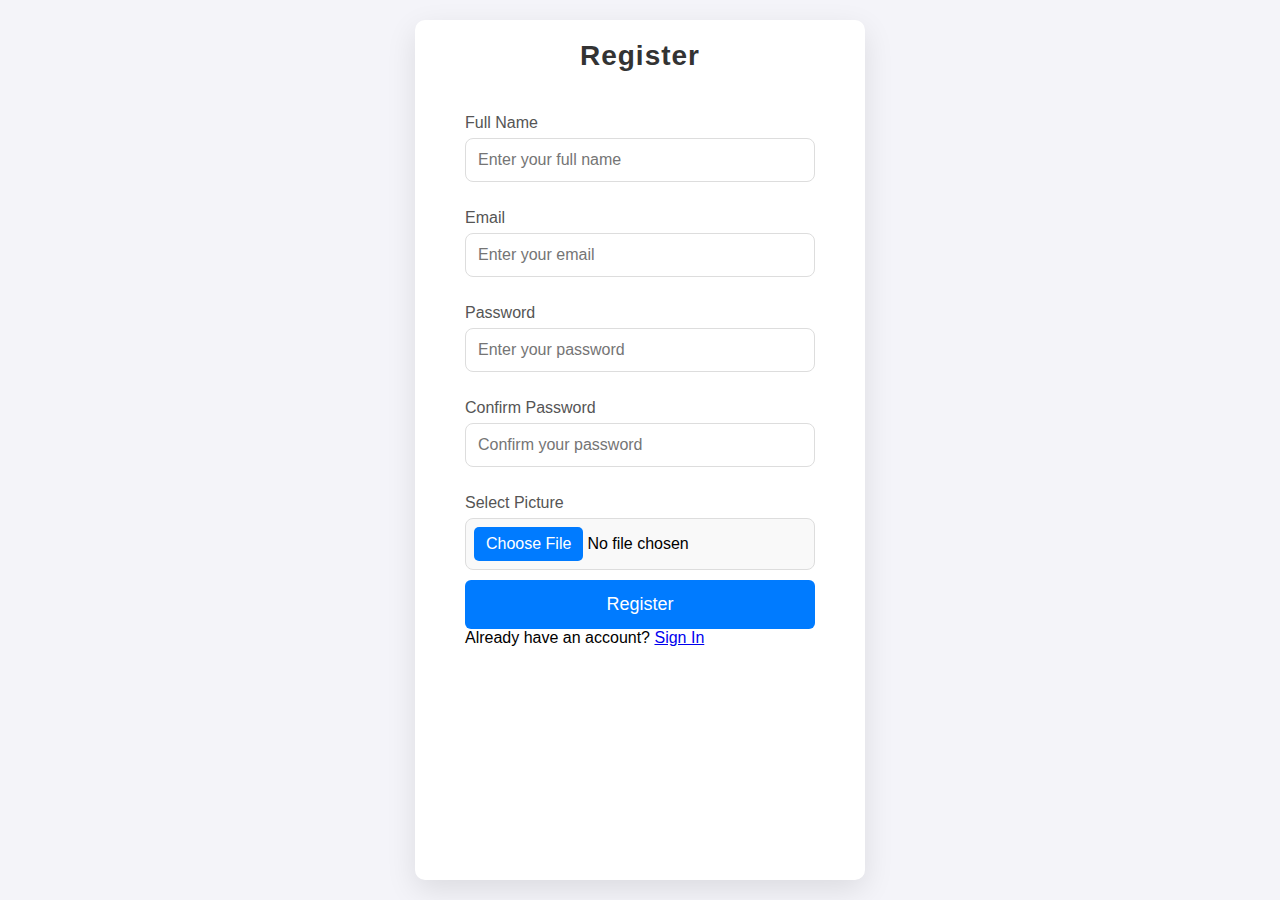
<file: Registrationpage.html>
<!DOCTYPE html>
<html lang="en">
<head>
    <meta charset="UTF-8">
    <meta name="viewport" content="width=device-width, initial-scale=1.0">
    <title>Registration Page</title>
    <link rel="stylesheet" href="registration page.css">
</head>
<body>

    <div class="container">
        <h2>Register</h2>
        <form id="register-form" class="form-container">
            <label for="name">Full Name</label>
            <input type="text" id="name" name="name" placeholder="Enter your full name" required>

            <label for="email">Email</label>
            <input type="email" id="email" name="email" placeholder="Enter your email" required>

            <label for="password">Password</label>
            <input type="password" id="password" name="password" placeholder="Enter your password" required>

            <label for="confirm-password">Confirm Password</label>
            <input type="password" id="confirm-password" name="confirm-password" placeholder="Confirm your password" required>

            <!-- File input for selecting a picture -->
            <label for="profile-picture">Select Picture</label>
            <input type="file" id="profile-picture" name="profile-picture" accept="image/*">

            <button type="submit" class="submit-btn">Register</button>
        </form>
        <p>Already have an account? <a href="signin.html">Sign In</a></p>
    </div>

    <script src="script.js"></script>
</body>
</html>
</file>
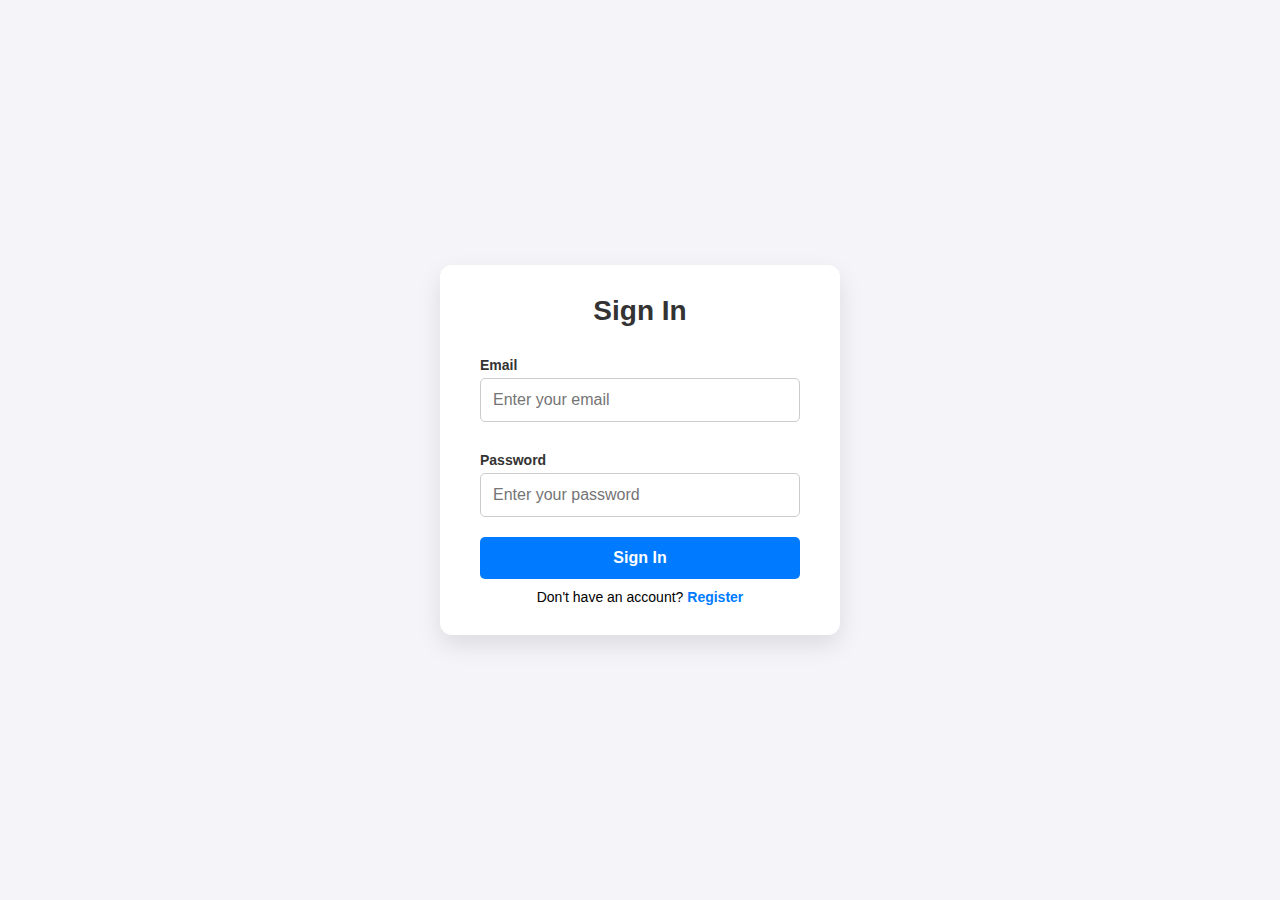
<file: signup.html>
<!DOCTYPE html>
<html lang="en">
<head>
    <meta charset="UTF-8">
    <meta name="viewport" content="width=device-width, initial-scale=1.0">
    <title>Sign In Page</title>
    <link rel="stylesheet" href= "signup.css">
</head>
<body>

    <div class="container">
        <h2>Sign In</h2>
        <form id="signin-form" class="form-container">
            <label for="email">Email</label>
            <input type="email" id="signin-email" name="email" placeholder="Enter your email" required>

            <label for="password">Password</label>
            <input type="password" id="signin-password" name="password" placeholder="Enter your password" required>

            <button type="submit" class="submit-btn">Sign In</button>
        </form>
        <p>Don't have an account? <a href="index.html">Register</a></p>
    </div>

    <script src="script.js"></script>
</body>
</html>
</file>
<file: registration page.css>
/* Resetting some default styles */
* {
    margin: 0;
    padding: 0;
    box-sizing: border-box;
}

/* Body styles */
body {
    font-family: 'Segoe UI', Tahoma, Geneva, Verdana, sans-serif;
    background-color: #f4f4f9;
    display: flex;
    justify-content: center;
    align-items: center;
    height: 100vh;
    padding: 20px;
}

/* Main container styles */
.container {
    background-color: white;
    padding: 20px 50px;
    border-radius: 10px;
    box-shadow: 0 10px 30px rgba(0, 0, 0, 0.1);
    width: 100%;
    height: 100%;
    max-width: 450px;
    transition: transform 0.3s ease-in-out;
}

/* Container hover effect */
.container:hover {
    transform: scale(1.02);
}

/* Heading styles */
h2 {
    text-align: center;
    margin-bottom: 30px;
    color: #333;
    font-size: 28px;
    font-weight: 600;
    letter-spacing: 1px;
}

/* Form styling */
.form-container {
    display: flex;
    flex-direction: column;
}

/* Label styles */
label {
    font-weight: 500;
    margin: 12px 0 6px;
    font-size: 16px;
    color: #555;
}

/* Input field styles */
input {
    padding: 12px;
    margin-bottom: 15px;
    border: 1px solid #ddd;
    border-radius: 8px;
    font-size: 16px;
    transition: all 0.3s ease;
}

input:focus {
    border-color: #007bff;
    outline: none;
    box-shadow: 0 0 5px rgba(0, 123, 255, 0.5);
}

/* Button styles */
button {
    padding: 14px;
    background-color: #007bff;
    color: white;
    font-size: 18px;
    border: none;
    border-radius: 6px;
    cursor: pointer;
    transition: background-color 0.3s ease;
    margin-top: -15px;
}

button:hover {
    background-color: #0056b3;
}

button:active {
    background-color: #003d7a;
}

/* File input (select picture) styles */
input[type="file"] {
    padding: 8px;
    margin-bottom: 25px;
    font-size: 16px;
    border: 1px solid #ddd;
    border-radius: 8px;
    background-color: #f9f9f9;
    transition: background-color 0.3s ease;
}

input[type="file"]:hover {
    background-color: #e6e6e6;
}

/* Custom styling for file input label */
input[type="file"]::-webkit-file-upload-button {
    background-color: #007bff;
    color: white;
    border: none;
    border-radius: 5px;
    padding: 8px 12px;
    cursor: pointer;
}

input[type="file"]:hover::-webkit-file-upload-button {
    background-color: #0056b3;
}

/* Spacing and responsiveness */
@media (max-width: 500px) {
    .container {
        padding: 30px;
    }

    h2 {
        font-size: 24px;
    }

    button {
        font-size: 16px;
        padding: 12px;
    }

    input {
        font-size: 14px;
    }
}
</file>
<file: signup.css>
/* Resetting some default styles */
* {
    margin: 0;
    padding: 0;
    box-sizing: border-box;
}

/* Body styles */
body {
    font-family: 'Arial', sans-serif;
    background-color: #f4f4f9;
    display: flex;
    justify-content: center;
    align-items: center;
    height: 100vh;
    padding: 20px;
}

/* Main container styles */
.container {
    background-color: white;
    padding: 30px 40px;
    border-radius: 12px;
    box-shadow: 0 10px 25px rgba(0, 0, 0, 0.1);
    width: 100%;
    max-width: 400px;
}

/* Heading styles */
h2 {
    text-align: center;
    color: #333;
    margin-bottom: 20px;
    font-size: 28px;
    font-weight: 600;
}

/* Form styling */
.form-container {
    display: flex;
    flex-direction: column;
}

label {
    margin: 10px 0 5px;
    font-size: 14px;
    font-weight: bold;
    color: #333;
}

input {
    padding: 12px;
    margin-bottom: 20px;
    border: 1px solid #ccc;
    border-radius: 5px;
    font-size: 16px;
    transition: border-color 0.3s ease;
}

input:focus {
    border-color: #007bff;
    outline: none;
    box-shadow: 0 0 5px rgba(0, 123, 255, 0.5);
}

/* Button styles */
button {
    padding: 12px;
    background-color: #007bff;
    color: white;
    font-size: 16px;
    font-weight: bold;
    border: none;
    border-radius: 5px;
    cursor: pointer;
    transition: background-color 0.3s ease;
}

button:hover {
    background-color: #0056b3;
}

button:active {
    background-color: #003d7a;
}

/* Link styles */
p {
    text-align: center;
    font-size: 14px;
    margin-top: 10px;
}

p a {
    color: #007bff;
    text-decoration: none;
    font-weight: bold;
}

p a:hover {
    text-decoration: underline;
}
</file>
